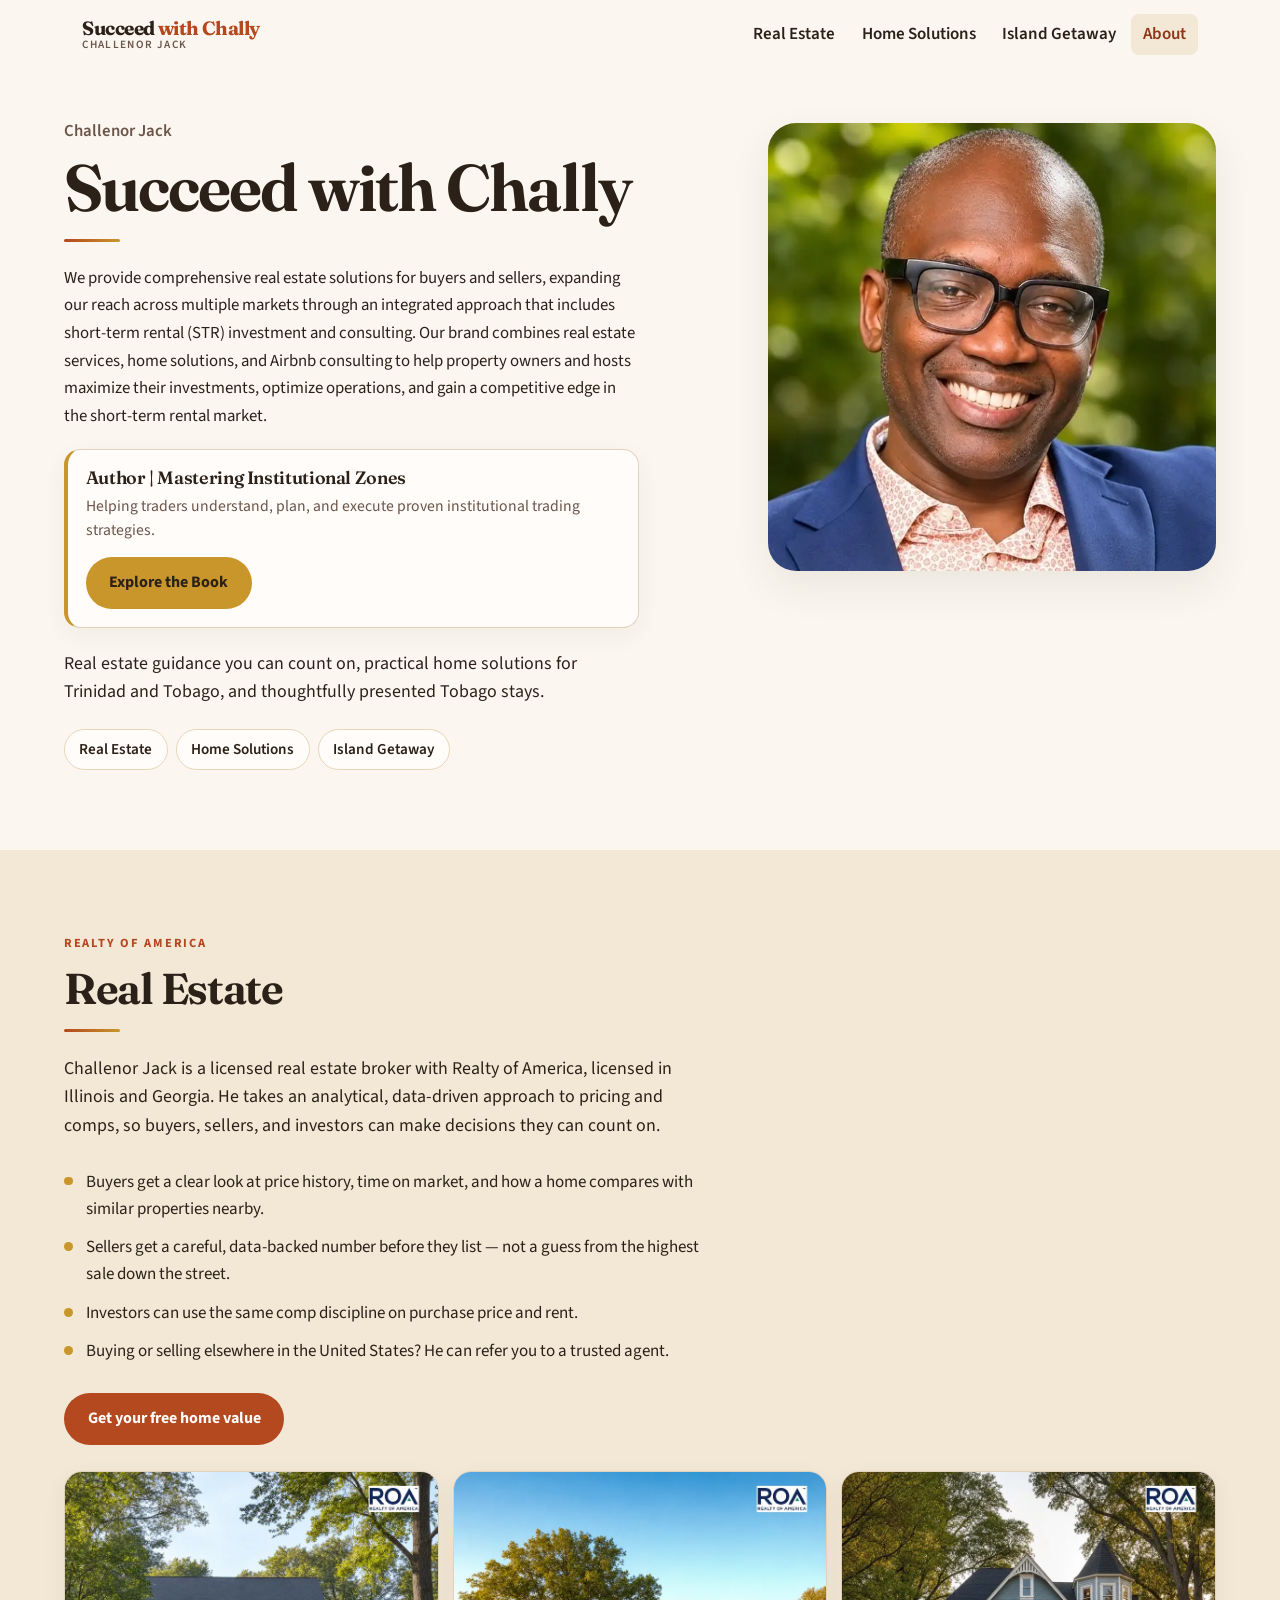
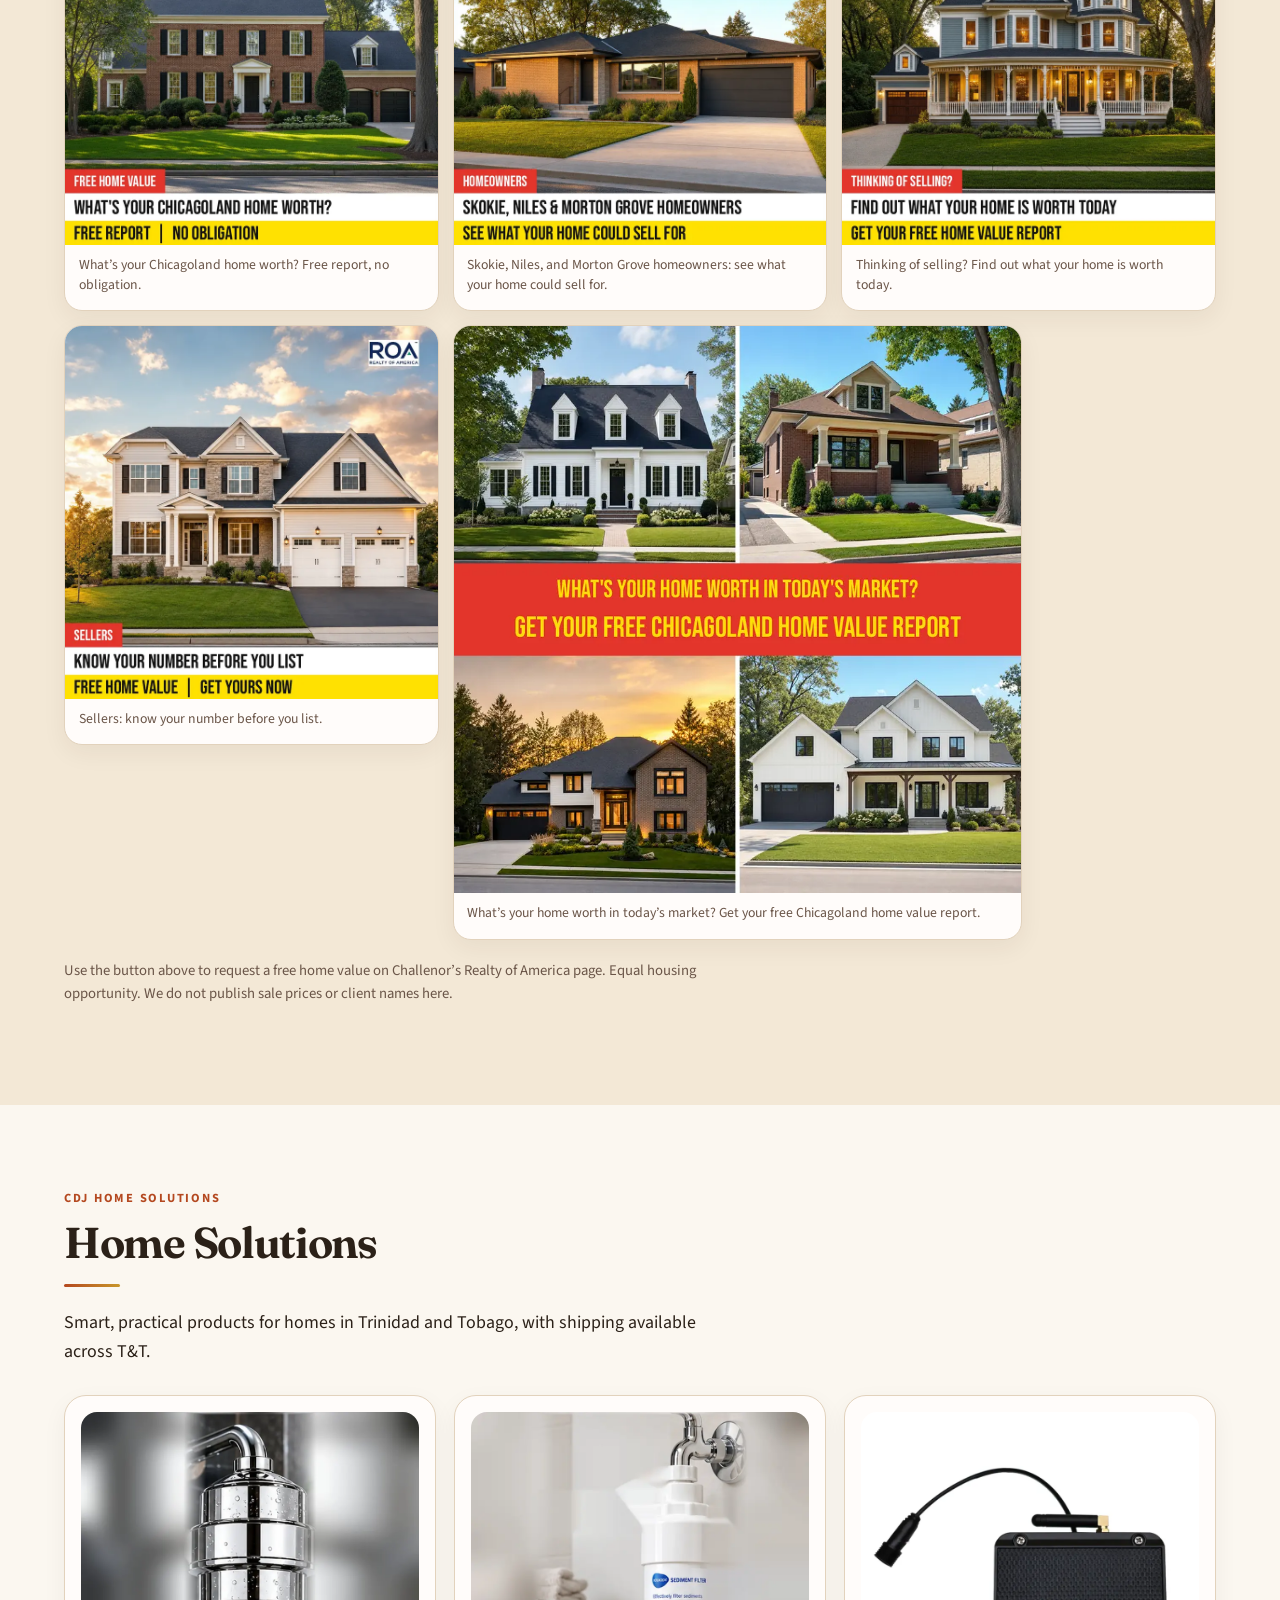
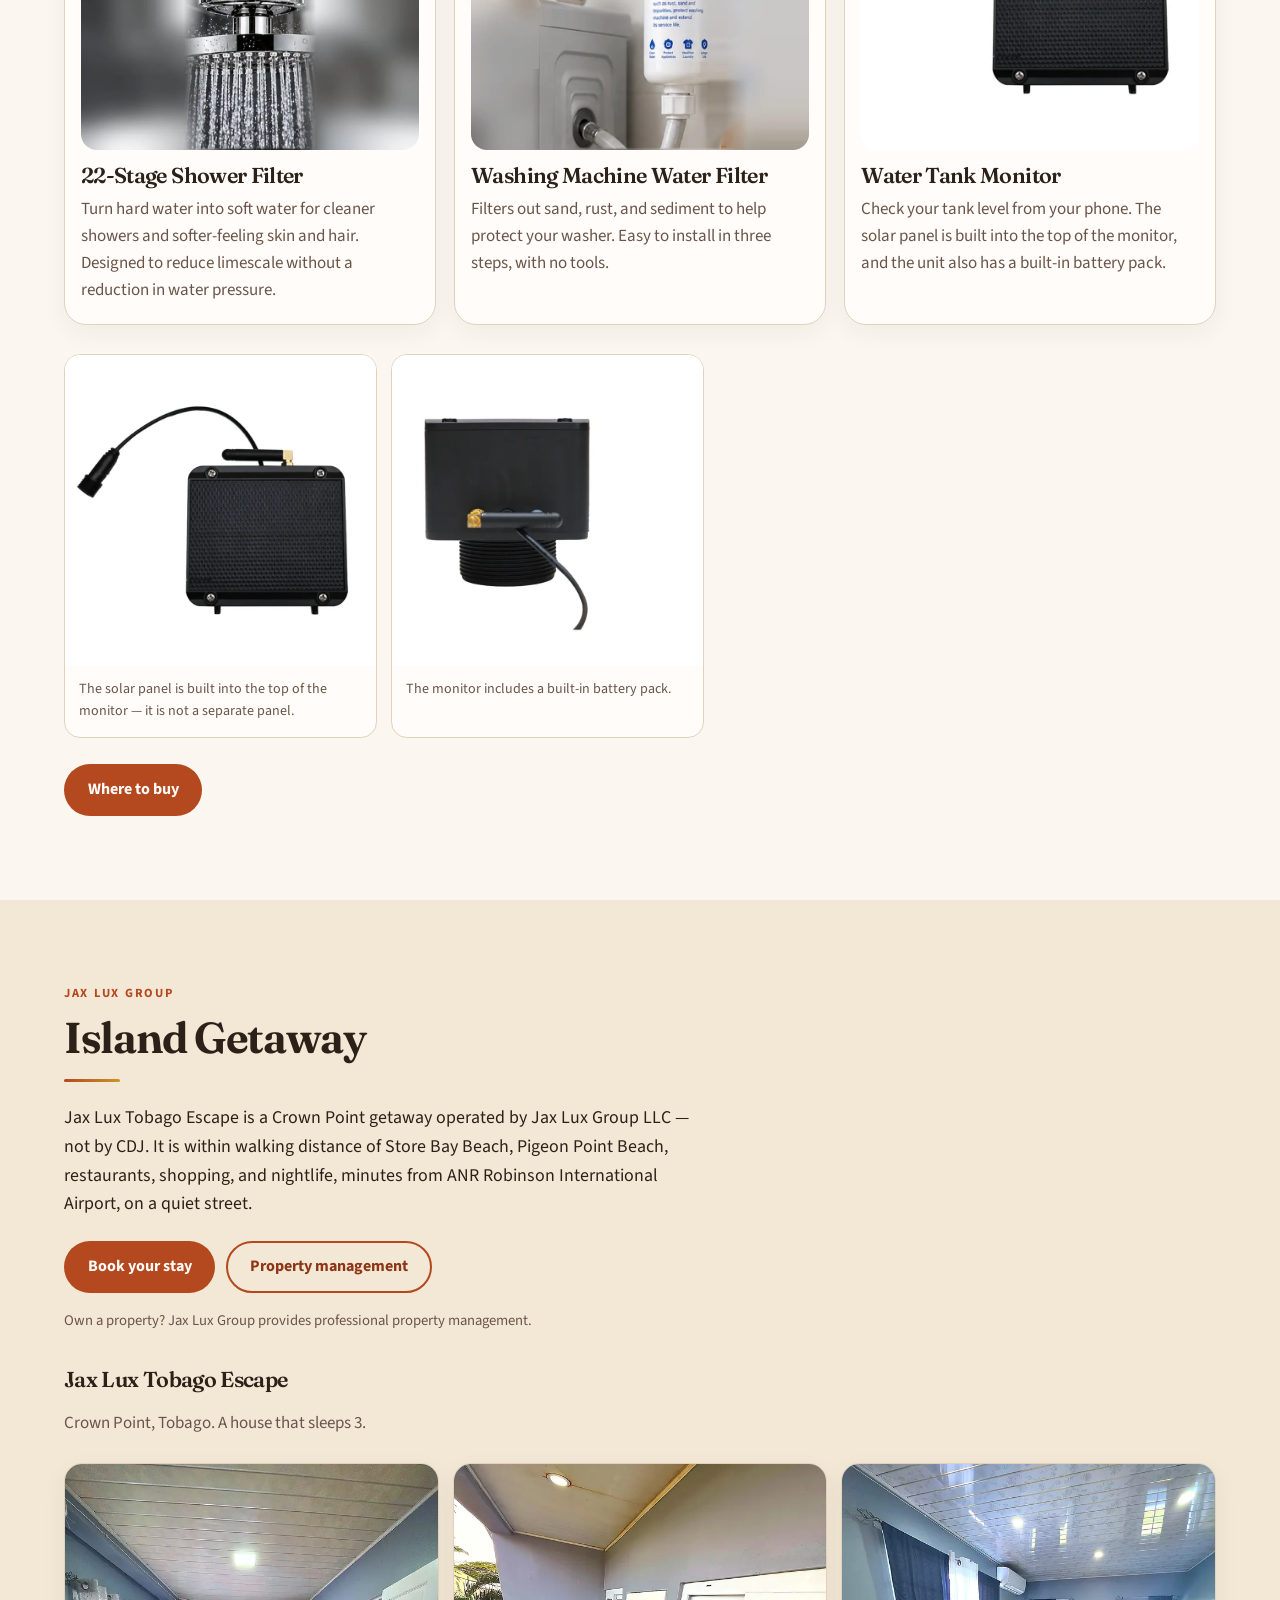
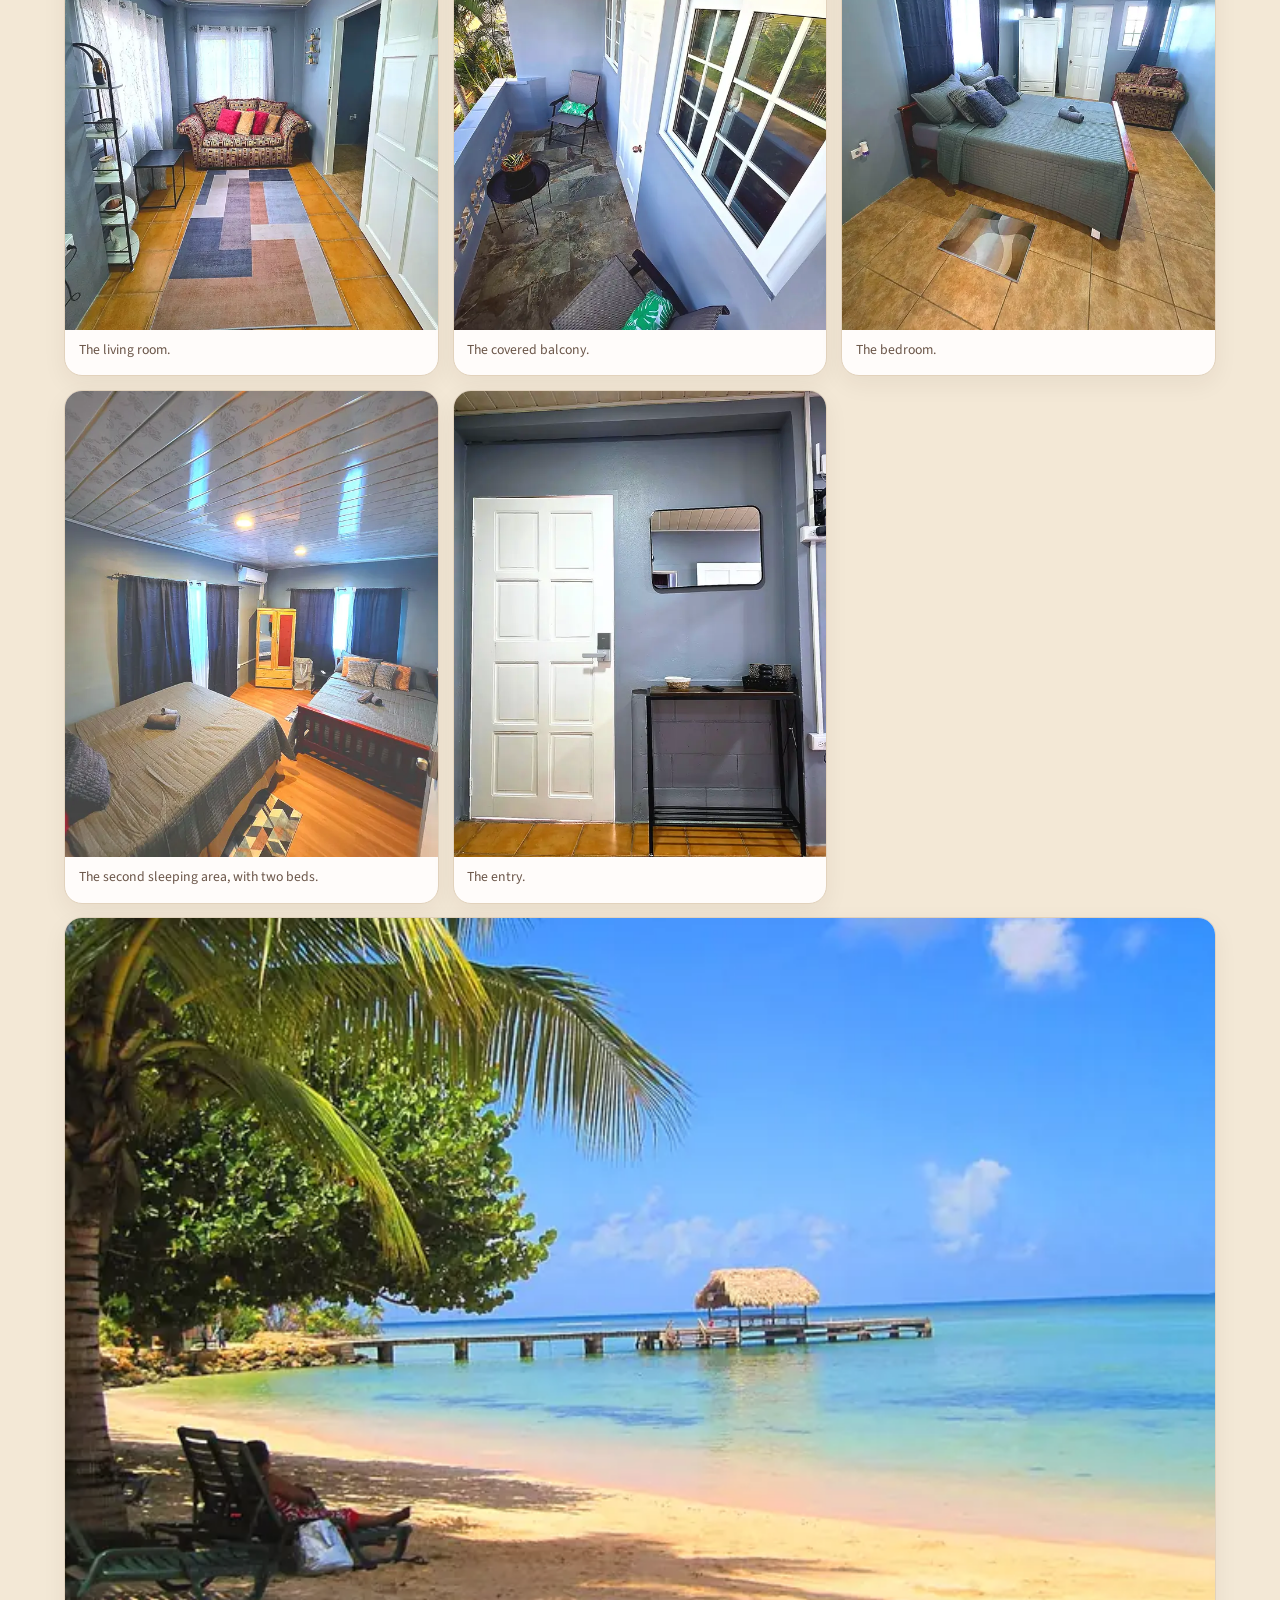
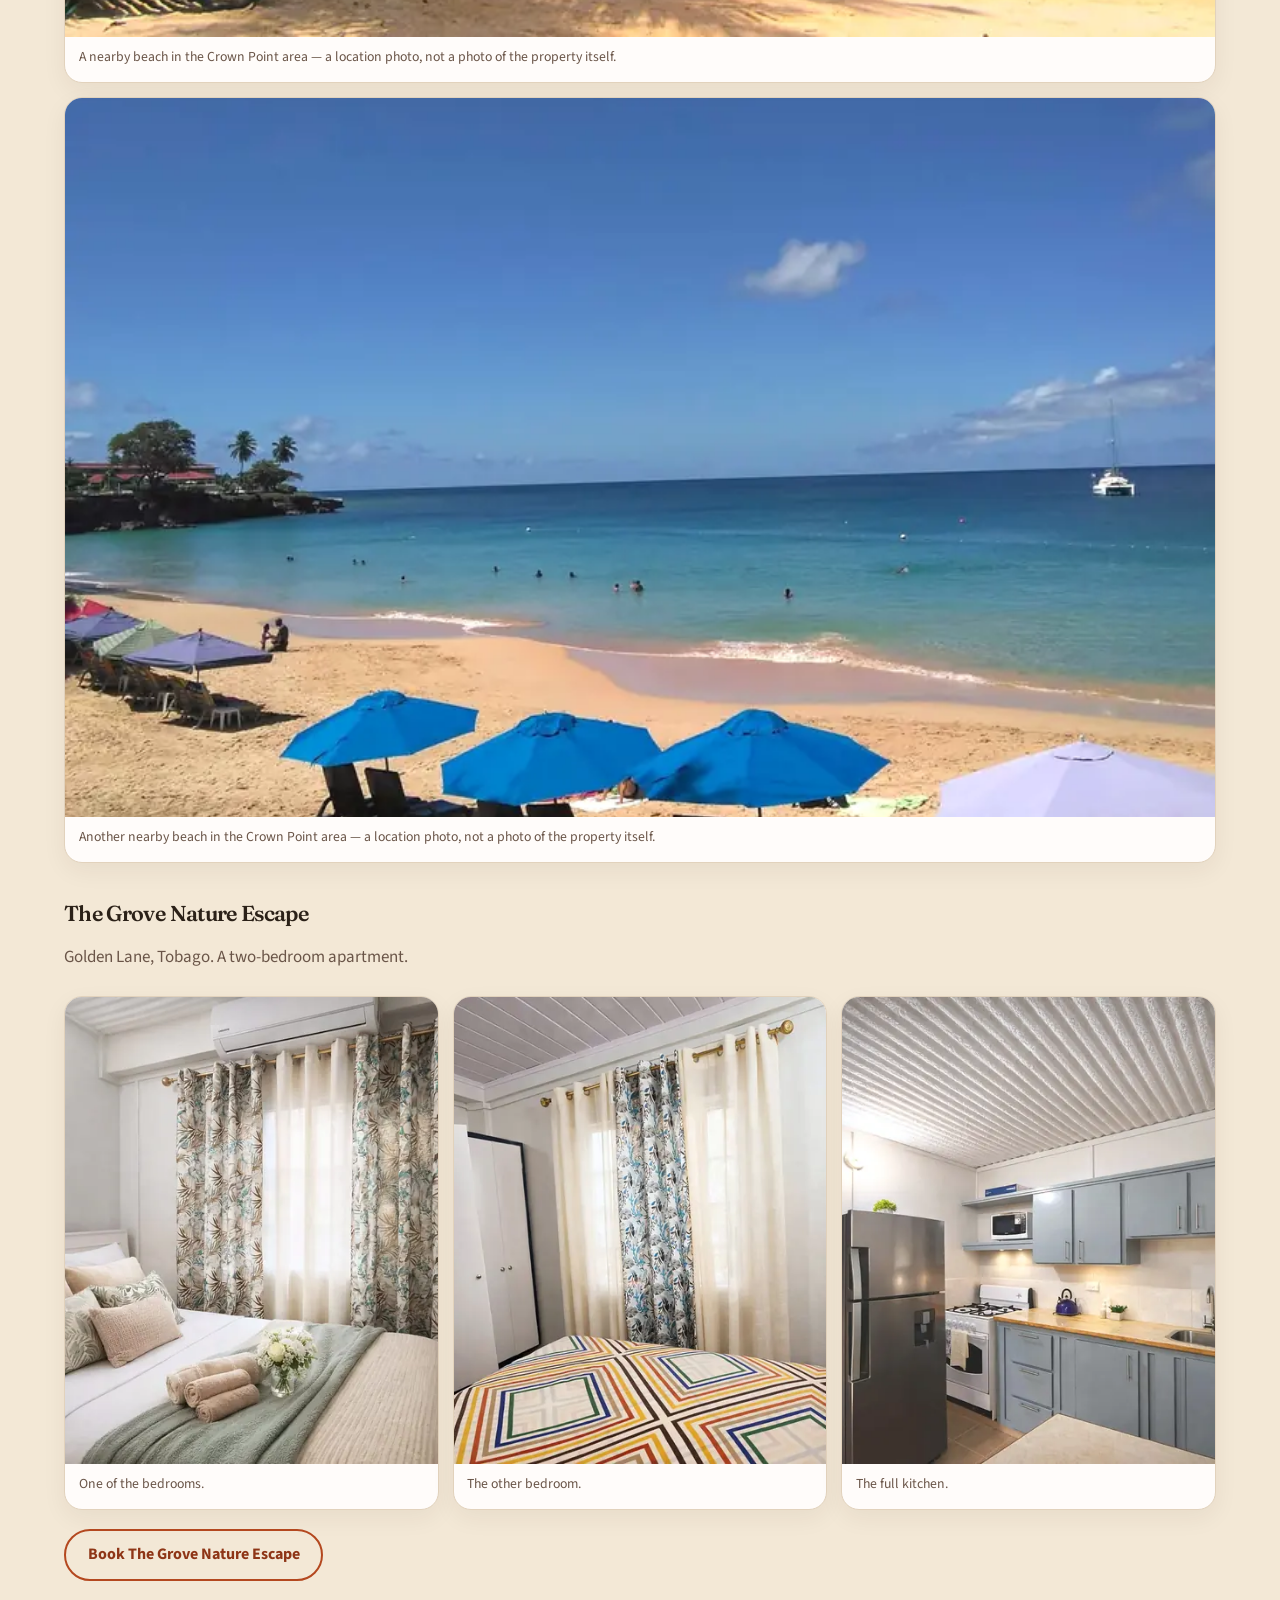
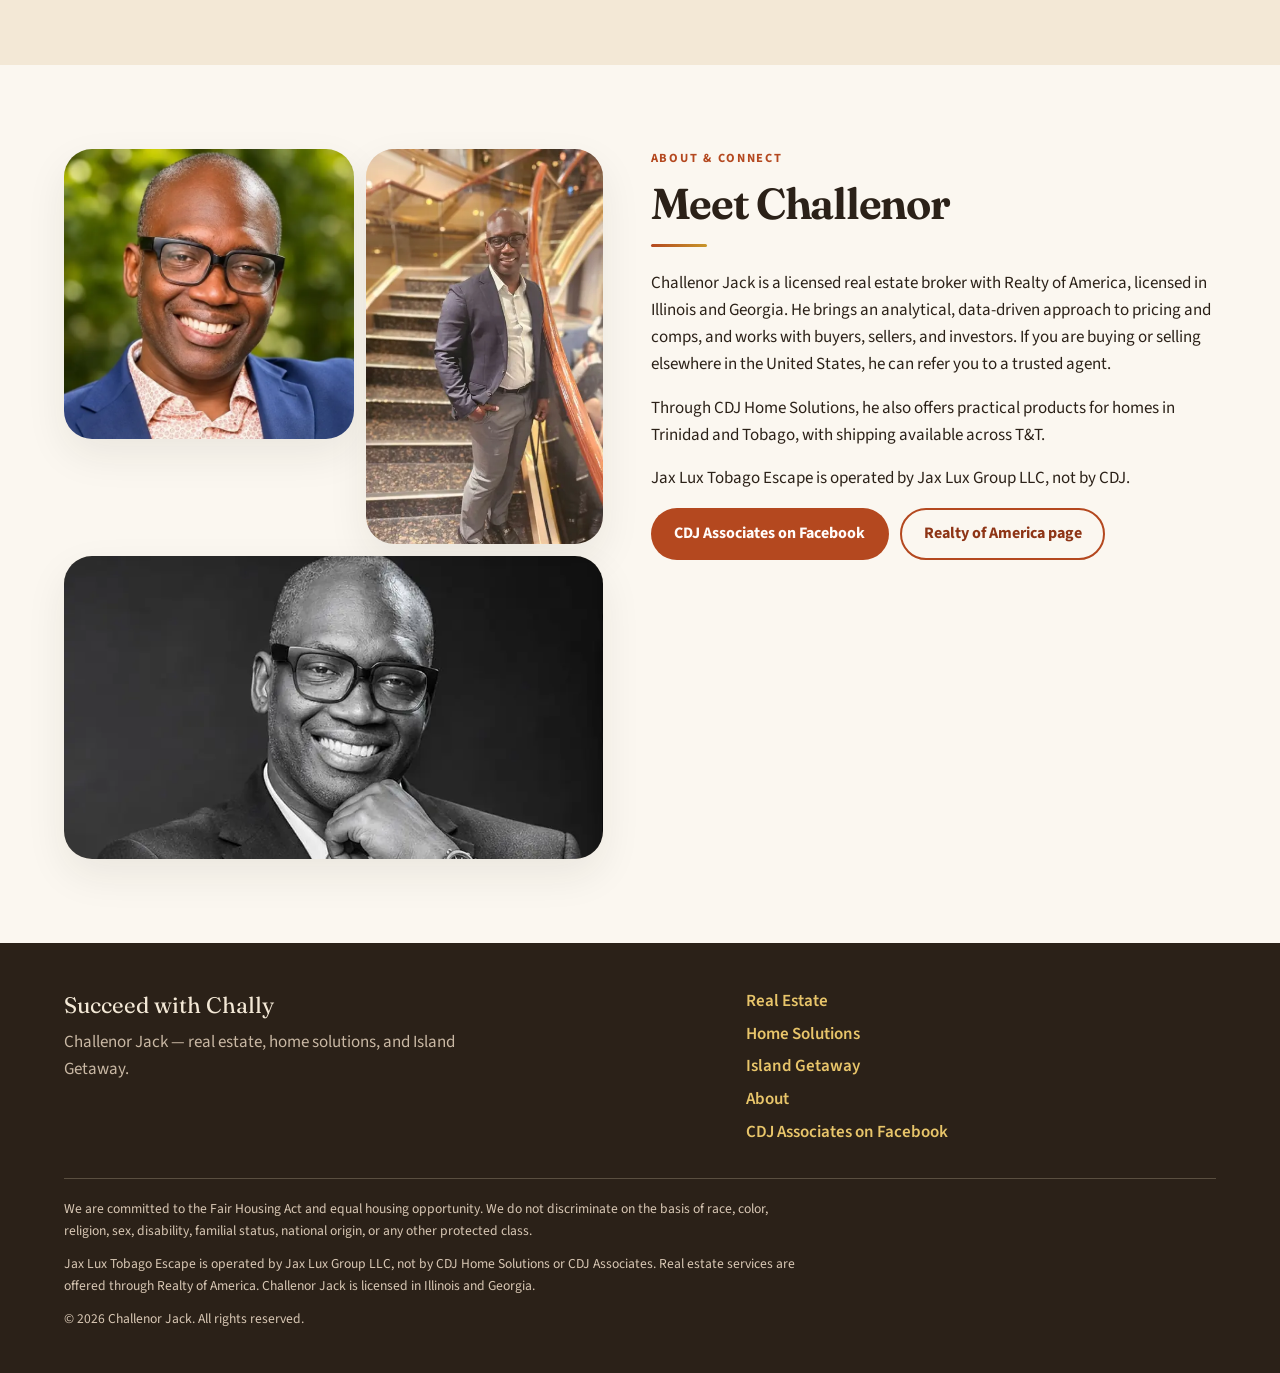
<file: index.html>
<!DOCTYPE html>
<html lang="en">
<head>
  <meta charset="utf-8">
  <meta name="viewport" content="width=device-width, initial-scale=1">
  <title>Succeed with Chally | Challenor Jack</title>
  <meta name="description" content="Challenor Jack — licensed real estate broker in Illinois and Georgia with Realty of America, CDJ Home Solutions for Trinidad and Tobago, and Island Getaway stays in Tobago with Jax Lux Group.">
  <meta name="theme-color" content="#FBF7F0">
  <link rel="canonical" href="https://chally25.github.io/succeedwithchally-site/">
  <link rel="icon" href="favicon.svg" type="image/svg+xml">
  <link rel="icon" href="favicon-32.png" type="image/png" sizes="32x32">
  <link rel="apple-touch-icon" href="apple-touch-icon.png">
  <meta property="og:type" content="website">
  <meta property="og:site_name" content="Succeed with Chally">
  <meta property="og:title" content="Succeed with Chally | Challenor Jack">
  <meta property="og:description" content="Real estate guidance you can count on, practical home solutions for Trinidad and Tobago, and thoughtfully presented Tobago stays.">
  <meta property="og:url" content="https://chally25.github.io/succeedwithchally-site/">
  <meta property="og:image" content="https://chally25.github.io/succeedwithchally-site/images/brand/og-image.jpg">
  <meta property="og:image:width" content="1200">
  <meta property="og:image:height" content="630">
  <meta name="twitter:card" content="summary_large_image">
  <meta name="twitter:title" content="Succeed with Chally | Challenor Jack">
  <meta name="twitter:description" content="Real estate, home solutions, and Island Getaway with Challenor Jack.">
  <meta name="twitter:image" content="https://chally25.github.io/succeedwithchally-site/images/brand/og-image.jpg">
  <link rel="preconnect" href="https://fonts.googleapis.com">
  <link rel="preconnect" href="https://fonts.gstatic.com" crossorigin>
  <link href="https://fonts.googleapis.com/css2?family=Fraunces:opsz,wght@9..144,500;9..144,600;9..144,700&amp;family=Source+Sans+3:ital,wght@0,400;0,600;0,700;1,400&amp;display=swap" rel="stylesheet">
  <link rel="stylesheet" href="styles.css">
</head>
<body>
  <a class="skip-link" href="#main">Skip to content</a>

  <header class="site-header">
    <div class="header-inner">
      <a class="logo" href="#top">
        <span class="logo-mark">Succeed <span>with Chally</span></span>
        <span class="logo-sub">Challenor Jack</span>
      </a>
      <button class="nav-toggle" type="button" aria-controls="site-nav" aria-expanded="false" aria-label="Open menu">
        <svg class="icon-open" viewBox="0 0 24 24" fill="none" stroke="currentColor" stroke-width="2" aria-hidden="true"><path d="M4 7h16M4 12h16M4 17h16"/></svg>
        <svg class="icon-close" viewBox="0 0 24 24" fill="none" stroke="currentColor" stroke-width="2" aria-hidden="true"><path d="M6 6l12 12M18 6L6 18"/></svg>
      </button>
      <nav class="site-nav" id="site-nav" aria-label="Primary">
        <ul>
          <li><a href="#real-estate">Real Estate</a></li>
          <li><a href="#home-solutions">Home Solutions</a></li>
          <li><a href="#luxury-stays">Island Getaway</a></li>
          <li><a href="#about">About</a></li>
        </ul>
      </nav>
    </div>
  </header>

  <main id="main">
    <section class="hero" id="top">
      <div class="wrap hero-grid">
        <div>
          <p class="hero-kicker">Challenor Jack</p>
          <h1>Succeed with Chally</h1>
          <hr class="gold-rule">
          <p class="hero-intro">We provide comprehensive real estate solutions for buyers and sellers, expanding our reach across multiple markets through an integrated approach that includes short-term rental (STR) investment and consulting. Our brand combines real estate services, home solutions, and Airbnb consulting to help property owners and hosts maximize their investments, optimize operations, and gain a competitive edge in the short-term rental market.</p>
          <aside class="author-block">
            <p class="author-title">Author | Mastering Institutional Zones</p>
            <p class="author-sub">Helping traders understand, plan, and execute proven institutional trading strategies.</p>
            <a class="btn btn-gold" href="https://a.co/d/0ePefhbI" target="_blank" rel="noopener">Explore the Book</a>
          </aside>
          <p class="lede">Real estate guidance you can count on, practical home solutions for Trinidad and Tobago, and thoughtfully presented Tobago stays.</p>
          <ul class="hero-chips">
            <li><a href="#real-estate">Real Estate</a></li>
            <li><a href="#home-solutions">Home Solutions</a></li>
            <li><a href="#luxury-stays">Island Getaway</a></li>
          </ul>
        </div>
        <figure class="hero-photo">
          <picture>
              <source type="image/webp" srcset="headshot-640.webp 640w, headshot.webp 1200w" sizes="(max-width: 799px) 80vw, 28rem">
              <img src="headshot-640.jpg" srcset="headshot-640.jpg 640w, headshot.jpg 1200w" sizes="(max-width: 799px) 80vw, 28rem" alt="Portrait of Challenor Jack, smiling outdoors in a blue blazer and glasses." width="1200" height="1200" loading="eager" fetchpriority="high" decoding="async">
            </picture>
        </figure>
      </div>
    </section>

    <section class="section section-alt" id="real-estate" aria-labelledby="re-title">
      <div class="wrap">
        <p class="eyebrow">Realty of America</p>
        <h2 id="re-title">Real Estate</h2>
        <hr class="gold-rule">
        <p class="lede">Challenor Jack is a licensed real estate broker with Realty of America, licensed in Illinois and Georgia. He takes an analytical, data-driven approach to pricing and comps, so buyers, sellers, and investors can make decisions they can count on.</p>
        <ul class="plain-list">
          <li>Buyers get a clear look at price history, time on market, and how a home compares with similar properties nearby.</li>
          <li>Sellers get a careful, data-backed number before they list — not a guess from the highest sale down the street.</li>
          <li>Investors can use the same comp discipline on purchase price and rent.</li>
          <li>Buying or selling elsewhere in the United States? He can refer you to a trusted agent.</li>
        </ul>
        <div class="cta-row">
          <a class="btn btn-primary" href="https://agent.realtyofamerica.com/website/challenor-jack" target="_blank" rel="noopener noreferrer">Get your free home value</a>
        </div>

        <div class="gallery gallery-seller" aria-label="Seller and home-value graphics">
        <figure>
          <button type="button" data-full="sellers-chicagoland.jpg" data-alt="Brick Chicagoland home with a Realty of America free home value graphic asking what your home is worth, with a free report and no obligation." data-caption="What’s your Chicagoland home worth? Free report, no obligation.">
            <picture>
              <source type="image/webp" srcset="sellers-chicagoland-800.webp 800w, sellers-chicagoland.webp 1080w" sizes="(max-width: 799px) 92vw, (max-width: 1099px) 30vw, 22vw">
              <img src="sellers-chicagoland-800.jpg" srcset="sellers-chicagoland-800.jpg 800w, sellers-chicagoland.jpg 1080w" sizes="(max-width: 799px) 92vw, (max-width: 1099px) 30vw, 22vw" alt="Brick Chicagoland home with a Realty of America free home value graphic asking what your home is worth, with a free report and no obligation." width="1080" height="1080" loading="lazy" decoding="async">
            </picture>
          </button>
          <figcaption>What’s your Chicagoland home worth? Free report, no obligation.</figcaption>
        </figure>
        <figure>
          <button type="button" data-full="sellers-skokie-niles-morton-grove.jpg" data-alt="Modern ranch-style home with a Realty of America graphic for Skokie, Niles, and Morton Grove homeowners." data-caption="Skokie, Niles, and Morton Grove homeowners: see what your home could sell for.">
            <picture>
              <source type="image/webp" srcset="sellers-skokie-niles-morton-grove-800.webp 800w, sellers-skokie-niles-morton-grove.webp 1080w" sizes="(max-width: 799px) 92vw, (max-width: 1099px) 30vw, 22vw">
              <img src="sellers-skokie-niles-morton-grove-800.jpg" srcset="sellers-skokie-niles-morton-grove-800.jpg 800w, sellers-skokie-niles-morton-grove.jpg 1080w" sizes="(max-width: 799px) 92vw, (max-width: 1099px) 30vw, 22vw" alt="Modern ranch-style home with a Realty of America graphic for Skokie, Niles, and Morton Grove homeowners." width="1080" height="1080" loading="lazy" decoding="async">
            </picture>
          </button>
          <figcaption>Skokie, Niles, and Morton Grove homeowners: see what your home could sell for.</figcaption>
        </figure>
        <figure>
          <button type="button" data-full="sellers-victorian.jpg" data-alt="Blue Victorian house with a wraparound porch and a Realty of America graphic inviting sellers to get a free home value report." data-caption="Thinking of selling? Find out what your home is worth today.">
            <picture>
              <source type="image/webp" srcset="sellers-victorian-800.webp 800w, sellers-victorian.webp 1080w" sizes="(max-width: 799px) 92vw, (max-width: 1099px) 30vw, 22vw">
              <img src="sellers-victorian-800.jpg" srcset="sellers-victorian-800.jpg 800w, sellers-victorian.jpg 1080w" sizes="(max-width: 799px) 92vw, (max-width: 1099px) 30vw, 22vw" alt="Blue Victorian house with a wraparound porch and a Realty of America graphic inviting sellers to get a free home value report." width="1080" height="1080" loading="lazy" decoding="async">
            </picture>
          </button>
          <figcaption>Thinking of selling? Find out what your home is worth today.</figcaption>
        </figure>
        <figure>
          <button type="button" data-full="sellers-know-your-number.jpg" data-alt="Two-story suburban house at sunset with a Realty of America graphic: know your number before you list." data-caption="Sellers: know your number before you list.">
            <picture>
              <source type="image/webp" srcset="sellers-know-your-number-800.webp 800w, sellers-know-your-number.webp 1080w" sizes="(max-width: 799px) 92vw, (max-width: 1099px) 30vw, 22vw">
              <img src="sellers-know-your-number-800.jpg" srcset="sellers-know-your-number-800.jpg 800w, sellers-know-your-number.jpg 1080w" sizes="(max-width: 799px) 92vw, (max-width: 1099px) 30vw, 22vw" alt="Two-story suburban house at sunset with a Realty of America graphic: know your number before you list." width="1080" height="1080" loading="lazy" decoding="async">
            </picture>
          </button>
          <figcaption>Sellers: know your number before you list.</figcaption>
        </figure>
        <figure class="span-2">
          <button type="button" data-full="sellers-collage.jpg" data-alt="Collage of four houses with a Realty of America invitation to get a free Chicagoland home value report." data-caption="What’s your home worth in today’s market? Get your free Chicagoland home value report.">
            <picture>
              <source type="image/webp" srcset="sellers-collage-800.webp 800w, sellers-collage.webp 1080w" sizes="(max-width: 799px) 92vw, (max-width: 1099px) 30vw, 22vw">
              <img src="sellers-collage-800.jpg" srcset="sellers-collage-800.jpg 800w, sellers-collage.jpg 1080w" sizes="(max-width: 799px) 92vw, (max-width: 1099px) 30vw, 22vw" alt="Collage of four houses with a Realty of America invitation to get a free Chicagoland home value report." width="1080" height="1080" loading="lazy" decoding="async">
            </picture>
          </button>
          <figcaption>What’s your home worth in today’s market? Get your free Chicagoland home value report.</figcaption>
        </figure>
        </div>
        <p class="note">Use the button above to request a free home value on Challenor’s Realty of America page. Equal housing opportunity. We do not publish sale prices or client names here.</p>
      </div>
    </section>

    <section class="section" id="home-solutions" aria-labelledby="hs-title">
      <div class="wrap">
        <p class="eyebrow">CDJ Home Solutions</p>
        <h2 id="hs-title">Home Solutions</h2>
        <hr class="gold-rule">
        <p class="lede">Smart, practical products for homes in Trinidad and Tobago, with shipping available across T&amp;T.</p>

        <div class="product-grid">
          <article class="product-card">
            <picture>
              <source type="image/webp" srcset="shower-filter-800.webp 800w, shower-filter.webp 1080w" sizes="(max-width: 799px) 92vw, 30vw">
              <img src="shower-filter-800.jpg" srcset="shower-filter-800.jpg 800w, shower-filter.jpg 1080w" sizes="(max-width: 799px) 92vw, 30vw" alt="Chrome 22-stage shower filter shower head with water flowing." width="1080" height="1080" loading="lazy" decoding="async">
            </picture>
            <h3>22-Stage Shower Filter</h3>
            <p>Turn hard water into soft water for cleaner showers and softer-feeling skin and hair. Designed to reduce limescale without a reduction in water pressure.</p>
          </article>
          <article class="product-card">
            <picture>
              <source type="image/webp" srcset="washer-filter-800.webp 800w, washer-filter.webp 1080w" sizes="(max-width: 799px) 92vw, 30vw">
              <img src="washer-filter-800.jpg" srcset="washer-filter-800.jpg 800w, washer-filter.jpg 1080w" sizes="(max-width: 799px) 92vw, 30vw" alt="Washing machine sediment filter installed on a tap above a washer." width="1080" height="1080" loading="lazy" decoding="async">
            </picture>
            <h3>Washing Machine Water Filter</h3>
            <p>Filters out sand, rust, and sediment to help protect your washer. Easy to install in three steps, with no tools.</p>
          </article>
          <article class="product-card">
            <picture>
              <source type="image/webp" srcset="monitor-solar-top-800.webp 800w, monitor-solar-top.webp 1080w" sizes="(max-width: 799px) 92vw, 30vw">
              <img src="monitor-solar-top-800.jpg" srcset="monitor-solar-top-800.jpg 800w, monitor-solar-top.jpg 1080w" sizes="(max-width: 799px) 92vw, 30vw" alt="Water tank monitor with the solar panel built into the top of the unit and a charging-port cable." width="1080" height="1080" loading="lazy" decoding="async">
            </picture>
            <h3>Water Tank Monitor</h3>
            <p>Check your tank level from your phone. The solar panel is built into the top of the monitor, and the unit also has a built-in battery pack.</p>
          </article>
        </div>

        <div class="detail-row">
          <figure>
            <picture>
              <source type="image/webp" srcset="monitor-solar-top-800.webp 800w, monitor-solar-top.webp 1080w" sizes="(max-width: 799px) 92vw, 20rem">
              <img src="monitor-solar-top-800.jpg" srcset="monitor-solar-top-800.jpg 800w, monitor-solar-top.jpg 1080w" sizes="(max-width: 799px) 92vw, 20rem" alt="Top view of the water tank monitor showing the solar panel built into the top and the charging-port cable." width="1080" height="1080" loading="lazy" decoding="async">
            </picture>
            <figcaption>The solar panel is built into the top of the monitor — it is not a separate panel.</figcaption>
          </figure>
          <figure>
            <picture>
              <source type="image/webp" srcset="monitor-battery-800.webp 800w, monitor-battery.webp 1080w" sizes="(max-width: 799px) 92vw, 20rem">
              <img src="monitor-battery-800.jpg" srcset="monitor-battery-800.jpg 800w, monitor-battery.jpg 1080w" sizes="(max-width: 799px) 92vw, 20rem" alt="Side view of the water tank monitor showing the housing, antenna, and tank fitting." width="1080" height="1080" loading="lazy" decoding="async">
            </picture>
            <figcaption>The monitor includes a built-in battery pack.</figcaption>
          </figure>
        </div>

        <div class="cta-row">
          <a class="btn btn-primary" href="https://cdj-water-tank-where-to-buy.deed.page/" target="_blank" rel="noopener noreferrer">Where to buy</a>
        </div>
      </div>
    </section>

    <section class="section section-alt" id="luxury-stays" aria-labelledby="lux-title">
      <div class="wrap">
        <p class="eyebrow">Jax Lux Group</p>
        <h2 id="lux-title">Island Getaway</h2>
        <hr class="gold-rule">
        <p class="lede">Jax Lux Tobago Escape is a Crown Point getaway operated by Jax Lux Group LLC — not by CDJ. It is within walking distance of Store Bay Beach, Pigeon Point Beach, restaurants, shopping, and nightlife, minutes from ANR Robinson International Airport, on a quiet street.</p>
        <div class="cta-row">
          <a class="btn btn-primary" href="https://airbnb.com/h/7o85606698" target="_blank" rel="noopener noreferrer">Book your stay</a>
          <a class="btn btn-ghost" href="https://jaxluxgroup.com" target="_blank" rel="noopener noreferrer">Property management</a>
        </div>
        <p class="note" style="margin-top:1rem;">Own a property? Jax Lux Group provides professional property management.</p>

        <h3 style="margin-top:2.2rem;">Jax Lux Tobago Escape</h3>
        <p class="muted">Crown Point, Tobago. A house that sleeps 3.</p>
        <div class="gallery gallery-luxury" aria-label="Photos of Jax Lux Tobago Escape">
        <figure>
          <button type="button" data-full="escape-living.jpg" data-alt="Living room at Jax Lux Tobago Escape with a patterned sofa, terracotta tile, and sheer curtains." data-caption="The living room.">
            <picture>
              <source type="image/webp" srcset="escape-living-800.webp 800w, escape-living.webp 1280w" sizes="(max-width: 799px) 46vw, 30vw">
              <img src="escape-living-800.jpg" srcset="escape-living-800.jpg 800w, escape-living.jpg 1280w" sizes="(max-width: 799px) 46vw, 30vw" alt="Living room at Jax Lux Tobago Escape with a patterned sofa, terracotta tile, and sheer curtains." width="1280" height="1600" loading="lazy" decoding="async">
            </picture>
          </button>
          <figcaption>The living room.</figcaption>
        </figure>
        <figure>
          <button type="button" data-full="escape-balcony.jpg" data-alt="Covered balcony at Jax Lux Tobago Escape with two chairs, tropical-leaf cushions, and a small table." data-caption="The covered balcony.">
            <picture>
              <source type="image/webp" srcset="escape-balcony-800.webp 800w, escape-balcony.webp 1280w" sizes="(max-width: 799px) 46vw, 30vw">
              <img src="escape-balcony-800.jpg" srcset="escape-balcony-800.jpg 800w, escape-balcony.jpg 1280w" sizes="(max-width: 799px) 46vw, 30vw" alt="Covered balcony at Jax Lux Tobago Escape with two chairs, tropical-leaf cushions, and a small table." width="1280" height="1600" loading="lazy" decoding="async">
            </picture>
          </button>
          <figcaption>The covered balcony.</figcaption>
        </figure>
        <figure>
          <button type="button" data-full="escape-bedroom.jpg" data-alt="Bedroom at Jax Lux Tobago Escape with a queen bed, navy pillows, and a patterned armchair." data-caption="The bedroom.">
            <picture>
              <source type="image/webp" srcset="escape-bedroom-800.webp 800w, escape-bedroom.webp 1280w" sizes="(max-width: 799px) 46vw, 30vw">
              <img src="escape-bedroom-800.jpg" srcset="escape-bedroom-800.jpg 800w, escape-bedroom.jpg 1280w" sizes="(max-width: 799px) 46vw, 30vw" alt="Bedroom at Jax Lux Tobago Escape with a queen bed, navy pillows, and a patterned armchair." width="1280" height="1600" loading="lazy" decoding="async">
            </picture>
          </button>
          <figcaption>The bedroom.</figcaption>
        </figure>
        <figure>
          <button type="button" data-full="escape-bedroom-two.jpg" data-alt="Bedroom at Jax Lux Tobago Escape with two beds in grey quilts, a wooden wardrobe, and rolled towels." data-caption="The second sleeping area, with two beds.">
            <picture>
              <source type="image/webp" srcset="escape-bedroom-two-800.webp 800w, escape-bedroom-two.webp 1280w" sizes="(max-width: 799px) 46vw, 30vw">
              <img src="escape-bedroom-two-800.jpg" srcset="escape-bedroom-two-800.jpg 800w, escape-bedroom-two.jpg 1280w" sizes="(max-width: 799px) 46vw, 30vw" alt="Bedroom at Jax Lux Tobago Escape with two beds in grey quilts, a wooden wardrobe, and rolled towels." width="1280" height="1600" loading="lazy" decoding="async">
            </picture>
          </button>
          <figcaption>The second sleeping area, with two beds.</figcaption>
        </figure>
        <figure>
          <button type="button" data-full="escape-entry.jpg" data-alt="Entryway at Jax Lux Tobago Escape with a white door, smart lock, terracotta tile, and a wall mirror." data-caption="The entry.">
            <picture>
              <source type="image/webp" srcset="escape-entry-800.webp 800w, escape-entry.webp 1280w" sizes="(max-width: 799px) 46vw, 30vw">
              <img src="escape-entry-800.jpg" srcset="escape-entry-800.jpg 800w, escape-entry.jpg 1280w" sizes="(max-width: 799px) 46vw, 30vw" alt="Entryway at Jax Lux Tobago Escape with a white door, smart lock, terracotta tile, and a wall mirror." width="1280" height="1600" loading="lazy" decoding="async">
            </picture>
          </button>
          <figcaption>The entry.</figcaption>
        </figure>
        <figure class="is-wide">
          <button type="button" data-full="escape-nearby-pier.jpg" data-alt="A nearby Crown Point beach with a thatched-roof pier, a palm tree, and lounge chairs on the sand. This is a location-area photo, not a photo of the property itself." data-caption="A nearby beach in the Crown Point area — a location photo, not a photo of the property itself.">
            <picture>
              <source type="image/webp" srcset="escape-nearby-pier-800.webp 800w, escape-nearby-pier.webp 1600w" sizes="(max-width: 799px) 92vw, 60vw">
              <img src="escape-nearby-pier-800.jpg" srcset="escape-nearby-pier-800.jpg 800w, escape-nearby-pier.jpg 1600w" sizes="(max-width: 799px) 92vw, 60vw" alt="A nearby Crown Point beach with a thatched-roof pier, a palm tree, and lounge chairs on the sand. This is a location-area photo, not a photo of the property itself." width="1600" height="898" loading="lazy" decoding="async">
            </picture>
          </button>
          <figcaption>A nearby beach in the Crown Point area — a location photo, not a photo of the property itself.</figcaption>
        </figure>
        <figure class="is-wide">
          <button type="button" data-full="escape-nearby-beach.jpg" data-alt="A nearby Crown Point beach with blue umbrellas, lounge chairs, and people in the water. This is a location-area photo, not a photo of the property itself." data-caption="Another nearby beach in the Crown Point area — a location photo, not a photo of the property itself.">
            <picture>
              <source type="image/webp" srcset="escape-nearby-beach-800.webp 800w, escape-nearby-beach.webp 1600w" sizes="(max-width: 799px) 92vw, 60vw">
              <img src="escape-nearby-beach-800.jpg" srcset="escape-nearby-beach-800.jpg 800w, escape-nearby-beach.jpg 1600w" sizes="(max-width: 799px) 92vw, 60vw" alt="A nearby Crown Point beach with blue umbrellas, lounge chairs, and people in the water. This is a location-area photo, not a photo of the property itself." width="1600" height="1600" loading="lazy" decoding="async">
            </picture>
          </button>
          <figcaption>Another nearby beach in the Crown Point area — a location photo, not a photo of the property itself.</figcaption>
        </figure>
        </div>

        <h3 style="margin-top:2.4rem;">The Grove Nature Escape</h3>
        <p class="muted">Golden Lane, Tobago. A two-bedroom apartment.</p>
        <div class="gallery gallery-luxury gallery-trio" aria-label="Photos of The Grove Nature Escape">
        <figure>
          <button type="button" data-full="grove-bedroom-2.jpg" data-alt="Hotel-style bedroom at The Grove Nature Escape with white bedding, layered pillows, a sage throw, and tropical-leaf curtains." data-caption="One of the bedrooms.">
            <picture>
              <source type="image/webp" srcset="grove-bedroom-2-800.webp 800w, grove-bedroom-2.webp 1600w" sizes="(max-width: 799px) 92vw, 30vw">
              <img src="grove-bedroom-2-800.jpg" srcset="grove-bedroom-2-800.jpg 800w, grove-bedroom-2.jpg 1600w" sizes="(max-width: 799px) 92vw, 30vw" alt="Hotel-style bedroom at The Grove Nature Escape with white bedding, layered pillows, a sage throw, and tropical-leaf curtains." width="1600" height="1067" loading="lazy" decoding="async">
            </picture>
          </button>
          <figcaption>One of the bedrooms.</figcaption>
        </figure>
        <figure>
          <button type="button" data-full="grove-bedroom-1.jpg" data-alt="Bedroom at The Grove Nature Escape with a colorful geometric quilt, navy pillows, and a wardrobe." data-caption="The other bedroom.">
            <picture>
              <source type="image/webp" srcset="grove-bedroom-1-800.webp 800w, grove-bedroom-1.webp 1600w" sizes="(max-width: 799px) 92vw, 30vw">
              <img src="grove-bedroom-1-800.jpg" srcset="grove-bedroom-1-800.jpg 800w, grove-bedroom-1.jpg 1600w" sizes="(max-width: 799px) 92vw, 30vw" alt="Bedroom at The Grove Nature Escape with a colorful geometric quilt, navy pillows, and a wardrobe." width="1600" height="1067" loading="lazy" decoding="async">
            </picture>
          </button>
          <figcaption>The other bedroom.</figcaption>
        </figure>
        <figure>
          <button type="button" data-full="grove-kitchen.jpg" data-alt="Full kitchen at The Grove Nature Escape with grey cabinets, a stainless refrigerator, and a gas range." data-caption="The full kitchen.">
            <picture>
              <source type="image/webp" srcset="grove-kitchen-800.webp 800w, grove-kitchen.webp 1600w" sizes="(max-width: 799px) 92vw, 30vw">
              <img src="grove-kitchen-800.jpg" srcset="grove-kitchen-800.jpg 800w, grove-kitchen.jpg 1600w" sizes="(max-width: 799px) 92vw, 30vw" alt="Full kitchen at The Grove Nature Escape with grey cabinets, a stainless refrigerator, and a gas range." width="1600" height="1067" loading="lazy" decoding="async">
            </picture>
          </button>
          <figcaption>The full kitchen.</figcaption>
        </figure>
        </div>
        <div class="cta-row">
          <a class="btn btn-ghost" href="https://www.airbnb.com/h/86874o446o" target="_blank" rel="noopener noreferrer">Book The Grove Nature Escape</a>
        </div>
      </div>
    </section>

    <section class="section" id="about" aria-labelledby="about-title">
      <div class="wrap about-grid">
        <div class="portrait-row">
          <figure class="portrait">
            <picture>
              <source type="image/webp" srcset="headshot-640.webp 640w, headshot.webp 1200w" sizes="(max-width: 799px) 55vw, 20rem">
              <img src="headshot-640.jpg" srcset="headshot-640.jpg 640w, headshot.jpg 1200w" sizes="(max-width: 799px) 55vw, 20rem" alt="Portrait of Challenor Jack, smiling outdoors in a blue blazer and glasses." width="1200" height="1200" loading="lazy" decoding="async">
            </picture>
          </figure>
          <figure class="portrait portrait-tall">
            <picture>
              <source type="image/webp" srcset="about-staircase-720.webp 720w, about-staircase.webp 788w" sizes="(max-width: 799px) 40vw, 16rem">
              <img src="about-staircase-720.jpg" srcset="about-staircase-720.jpg 720w, about-staircase.jpg 788w" sizes="(max-width: 799px) 40vw, 16rem" alt="Challenor Jack standing on a grand staircase in a navy blazer and grey trousers." width="788" height="1400" loading="lazy" decoding="async">
            </picture>
          </figure>
          <figure class="portrait portrait-wide">
            <picture>
              <source type="image/webp" srcset="about-magazine-800.webp 800w, about-magazine.webp 1400w" sizes="(max-width: 799px) 92vw, 34rem">
              <img src="about-magazine-800.jpg" srcset="about-magazine-800.jpg 800w, about-magazine.jpg 1400w" sizes="(max-width: 799px) 92vw, 34rem" alt="Black-and-white portrait of Challenor Jack in a suit and glasses, chin resting on his hand." width="1400" height="805" loading="lazy" decoding="async">
            </picture>
          </figure>
        </div>
        <div>
          <p class="eyebrow">About &amp; Connect</p>
          <h2 id="about-title">Meet Challenor</h2>
          <hr class="gold-rule">
          <div class="prose">
            <p>Challenor Jack is a licensed real estate broker with Realty of America, licensed in Illinois and Georgia. He brings an analytical, data-driven approach to pricing and comps, and works with buyers, sellers, and investors. If you are buying or selling elsewhere in the United States, he can refer you to a trusted agent.</p>
            <p>Through CDJ Home Solutions, he also offers practical products for homes in Trinidad and Tobago, with shipping available across T&amp;T.</p>
            <p>Jax Lux Tobago Escape is operated by Jax Lux Group LLC, not by CDJ.</p>
          </div>
          <div class="cta-row">
            <a class="btn btn-primary" href="https://www.facebook.com/profile.php?id=61596117613628" target="_blank" rel="noopener noreferrer">CDJ Associates on Facebook</a>
            <a class="btn btn-ghost" href="https://agent.realtyofamerica.com/website/challenor-jack" target="_blank" rel="noopener noreferrer">Realty of America page</a>
          </div>
        </div>
      </div>
    </section>
  </main>

  <footer class="site-footer">
    <div class="wrap">
      <div class="footer-grid">
        <div>
          <p class="footer-brand">Succeed with Chally</p>
          <p class="muted" style="color:#C9B8A4;max-width:28rem;margin:0;">Challenor Jack — real estate, home solutions, and Island Getaway.</p>
        </div>
        <ul class="footer-nav">
          <li><a href="#real-estate">Real Estate</a></li>
          <li><a href="#home-solutions">Home Solutions</a></li>
          <li><a href="#luxury-stays">Island Getaway</a></li>
          <li><a href="#about">About</a></li>
          <li><a href="https://www.facebook.com/profile.php?id=61596117613628" target="_blank" rel="noopener noreferrer">CDJ Associates on Facebook</a></li>
        </ul>
      </div>
      <div class="legal">
        <p>We are committed to the Fair Housing Act and equal housing opportunity. We do not discriminate on the basis of race, color, religion, sex, disability, familial status, national origin, or any other protected class.</p>
        <p>Jax Lux Tobago Escape is operated by Jax Lux Group LLC, not by CDJ Home Solutions or CDJ Associates. Real estate services are offered through Realty of America. Challenor Jack is licensed in Illinois and Georgia.</p>
        <p>&copy; 2026 Challenor Jack. All rights reserved.</p>
      </div>
    </div>
  </footer>

  <div class="lightbox" id="lightbox" aria-hidden="true" role="dialog" aria-label="Image preview">
    <button class="lightbox-close" type="button" aria-label="Close image">&times;</button>
    <img alt="">
    <p class="lightbox-caption"></p>
  </div>

  <script src="main.js" defer></script>
</body>
</html>
</file>
<file: styles.css>
/* Succeed with Chally — warm, light, mobile-first */
:root {
  --cream: #FBF7F0;
  --cream-deep: #F3E8D6;
  --sand: #E8D5B8;
  --ink: #2B2118;
  --muted: #6A5548;
  --terracotta: #B4481F;
  --terracotta-dark: #8E3516;
  --gold: #C8962A;
  --gold-soft: #E8C56A;
  --white: #FFFCFA;
  --rule: #E2D2BC;
  --shadow: 0 16px 40px rgba(43, 33, 24, 0.08);
  --radius: 22px;
  --header-h: 4.25rem;
  --max: 72rem;
  --font-serif: "Fraunces", "Times New Roman", Georgia, serif;
  --font-sans: "Source Sans 3", "Segoe UI", Helvetica, Arial, sans-serif;
}

*, *::before, *::after { box-sizing: border-box; }
html { scroll-behavior: smooth; }
@media (prefers-reduced-motion: reduce) {
  html { scroll-behavior: auto; }
  *, *::before, *::after {
    animation: none !important;
    transition: none !important;
  }
}

body {
  margin: 0;
  background: var(--cream);
  color: var(--ink);
  font-family: var(--font-sans);
  font-size: 1.0625rem;
  line-height: 1.6;
  -webkit-font-smoothing: antialiased;
  text-rendering: optimizeLegibility;
}

img { max-width: 100%; height: auto; display: block; }
a { color: var(--terracotta-dark); }
a:hover { color: var(--terracotta); }

:focus-visible {
  outline: 3px solid var(--gold);
  outline-offset: 3px;
}

.skip-link {
  position: absolute;
  left: 1rem;
  top: -4rem;
  z-index: 100;
  background: var(--ink);
  color: var(--cream);
  padding: 0.6rem 1rem;
  border-radius: 8px;
  text-decoration: none;
}
.skip-link:focus { top: 1rem; }

/* Header */
.site-header {
  position: sticky;
  top: 0;
  z-index: 40;
  background: rgba(251, 247, 240, 0.92);
  backdrop-filter: blur(12px);
  border-bottom: 1px solid transparent;
  transition: border-color 0.2s ease, box-shadow 0.2s ease;
}
.site-header.is-scrolled {
  border-bottom-color: var(--rule);
  box-shadow: 0 8px 24px rgba(43, 33, 24, 0.05);
}
.header-inner {
  max-width: var(--max);
  margin: 0 auto;
  padding: 0.85rem 1.15rem;
  display: flex;
  align-items: center;
  justify-content: space-between;
  gap: 1rem;
  min-height: var(--header-h);
}
.logo {
  display: flex;
  flex-direction: column;
  text-decoration: none;
  color: var(--ink);
  line-height: 1.15;
}
.logo-mark {
  font-family: var(--font-serif);
  font-weight: 700;
  font-size: 1.2rem;
  letter-spacing: -0.02em;
}
.logo-mark span { color: var(--terracotta); }
.logo-sub {
  font-size: 0.7rem;
  letter-spacing: 0.12em;
  text-transform: uppercase;
  color: var(--muted);
  font-weight: 600;
}

.nav-toggle {
  appearance: none;
  border: 1px solid var(--sand);
  background: var(--white);
  width: 44px;
  height: 44px;
  border-radius: 10px;
  display: grid;
  place-items: center;
  cursor: pointer;
  color: var(--ink);
}
.nav-toggle svg { width: 22px; height: 22px; }
.nav-toggle .icon-close { display: none; }
.site-header.is-open .nav-toggle .icon-open { display: none; }
.site-header.is-open .nav-toggle .icon-close { display: block; }

.site-nav {
  display: none;
}
.site-header.is-open .site-nav {
  display: block;
  position: absolute;
  left: 0;
  right: 0;
  top: 100%;
  background: var(--cream);
  border-bottom: 1px solid var(--rule);
  box-shadow: var(--shadow);
  padding: 0.5rem 1.15rem 1.15rem;
}
.site-nav ul {
  list-style: none;
  margin: 0;
  padding: 0;
  display: flex;
  flex-direction: column;
  gap: 0.15rem;
}
.site-nav a {
  display: block;
  text-decoration: none;
  color: var(--ink);
  font-weight: 600;
  padding: 0.7rem 0.4rem;
  border-radius: 8px;
}
.site-nav a:hover,
.site-nav a[aria-current="true"] {
  color: var(--terracotta-dark);
  background: var(--cream-deep);
}

/* Layout */
.wrap {
  width: min(100% - 2.3rem, var(--max));
  margin-inline: auto;
}
section { scroll-margin-top: calc(var(--header-h) + 0.75rem); }
.section { padding: 4rem 0; }
.section-alt { background: var(--cream-deep); }
.section-alt .wrap { /* keep */ }

.eyebrow {
  margin: 0 0 0.6rem;
  font-size: 0.78rem;
  font-weight: 700;
  letter-spacing: 0.14em;
  text-transform: uppercase;
  color: var(--terracotta);
}
h1, h2, h3, .logo-mark {
  font-family: var(--font-serif);
  font-optical-sizing: auto;
  letter-spacing: -0.03em;
  line-height: 1.15;
}
h1 {
  font-size: clamp(2.2rem, 8vw, 4.1rem);
  margin: 0 0 0.85rem;
  font-weight: 650;
}
h2 {
  font-size: clamp(1.8rem, 5vw, 2.7rem);
  margin: 0 0 1rem;
  font-weight: 650;
}
h3 {
  font-size: 1.35rem;
  margin: 0 0 0.5rem;
  font-weight: 600;
}
.lede, .prose { color: var(--ink); }
.lede { font-size: 1.12rem; max-width: 40rem; margin: 0 0 1.4rem; }
.prose p { margin: 0 0 1rem; max-width: 40rem; }
.muted { color: var(--muted); }
.note {
  font-size: 0.92rem;
  color: var(--muted);
  max-width: 40rem;
}

.gold-rule {
  width: 3.5rem;
  height: 3px;
  border: 0;
  background: linear-gradient(90deg, var(--terracotta), var(--gold));
  border-radius: 99px;
  margin: 0 0 1.4rem;
}

/* Buttons */
.btn {
  display: inline-flex;
  align-items: center;
  justify-content: center;
  gap: 0.45rem;
  min-height: 48px;
  padding: 0.7rem 1.35rem;
  border-radius: 999px;
  text-decoration: none;
  font-weight: 700;
  font-size: 1rem;
  border: 2px solid transparent;
  transition: background 0.15s ease, color 0.15s ease, transform 0.15s ease;
}
.btn:active { transform: translateY(1px); }
.btn-primary {
  background: var(--terracotta);
  color: var(--white);
}
.btn-primary:hover {
  background: var(--terracotta-dark);
  color: var(--white);
}
.btn-ghost {
  background: transparent;
  color: var(--terracotta-dark);
  border-color: var(--terracotta);
}
.btn-ghost:hover {
  background: var(--white);
  color: var(--terracotta-dark);
}
.btn-gold {
  background: var(--gold);
  color: var(--ink);
}
.btn-gold:hover { background: var(--gold-soft); color: var(--ink); }
.cta-row {
  display: flex;
  flex-wrap: wrap;
  gap: 0.7rem;
  margin-top: 0.4rem;
}

/* Hero */
.hero {
  padding: 2rem 0 3.5rem;
}
.hero-grid {
  display: grid;
  gap: 1.8rem;
  align-items: start;
}
.hero-photo {
  margin: 0;
  max-width: 22rem;
}
.hero-photo img,
.portrait img {
  width: 100%;
  border-radius: 28px;
  box-shadow: var(--shadow);
  object-fit: cover;
  aspect-ratio: 1 / 1;
  background: var(--cream-deep);
}
.hero-kicker {
  font-size: 1.05rem;
  font-weight: 600;
  color: var(--muted);
  margin: 0 0 0.35rem;
}
.hero-chips {
  display: flex;
  flex-wrap: wrap;
  gap: 0.5rem;
  margin: 1.4rem 0 0;
  padding: 0;
  list-style: none;
}
.hero-chips a {
  display: inline-flex;
  align-items: center;
  text-decoration: none;
  background: var(--white);
  color: var(--ink);
  border: 1px solid var(--sand);
  border-radius: 999px;
  padding: 0.45rem 0.9rem;
  font-weight: 600;
  font-size: 0.95rem;
}
.hero-chips a:hover {
  border-color: var(--terracotta);
  color: var(--terracotta-dark);
}

.hero-intro {
  margin: 0 0 1.15rem;
  font-size: 1.05rem;
  line-height: 1.65;
  max-width: 40rem;
  overflow-wrap: break-word;
}

.author-block {
  margin: 0 0 1.35rem;
  padding: 1rem 1.1rem 1.15rem;
  background: var(--white);
  border: 1px solid var(--rule);
  border-left: 4px solid var(--gold);
  border-radius: 16px;
  box-shadow: 0 8px 24px rgba(43, 33, 24, 0.05);
  max-width: 40rem;
}

.author-title {
  font-family: var(--font-serif);
  font-weight: 600;
  font-size: 1.12rem;
  letter-spacing: -0.02em;
  line-height: 1.3;
  margin: 0 0 0.35rem;
  overflow-wrap: break-word;
}

.author-sub {
  margin: 0 0 0.9rem;
  color: var(--muted);
  font-size: 0.98rem;
  line-height: 1.5;
  overflow-wrap: break-word;
}

.author-block .btn {
  max-width: 100%;
  white-space: normal;
  text-align: center;
}

/* Lists */
.plain-list {
  margin: 0 0 1.4rem;
  padding: 0;
  list-style: none;
  max-width: 40rem;
}
.plain-list li {
  position: relative;
  padding: 0.35rem 0 0.35rem 1.4rem;
}
.plain-list li::before {
  content: "";
  position: absolute;
  left: 0;
  top: 0.85rem;
  width: 0.55rem;
  height: 0.55rem;
  border-radius: 50%;
  background: var(--gold);
}

/* Galleries */
.gallery {
  display: grid;
  gap: 0.85rem;
  margin: 1.6rem 0 1.2rem;
  align-items: start;
}
.gallery-seller {
  grid-template-columns: 1fr;
}
.gallery-luxury {
  grid-template-columns: 1fr 1fr;
}
.gallery figure {
  margin: 0;
  background: var(--white);
  border-radius: 18px;
  overflow: hidden;
  box-shadow: 0 8px 24px rgba(43, 33, 24, 0.06);
  border: 1px solid var(--rule);
}
.gallery button {
  appearance: none;
  border: 0;
  background: none;
  padding: 0;
  width: 100%;
  cursor: zoom-in;
  display: block;
  color: inherit;
  font: inherit;
  text-align: left;
}
.gallery img {
  width: 100%;
  height: auto;
  aspect-ratio: 1 / 1;
  object-fit: cover;
  background: var(--cream-deep);
}
.gallery-luxury img { aspect-ratio: 4 / 5; }
.gallery-luxury .is-wide { grid-column: 1 / -1; }
.gallery-luxury .is-wide img { aspect-ratio: 16 / 10; object-position: center; }
.gallery-luxury .is-land img { aspect-ratio: 4 / 3; object-position: center; }

.gallery-trio {
  grid-template-columns: 1fr;
}
.gallery figcaption {
  padding: 0.7rem 0.85rem 0.9rem;
  font-size: 0.86rem;
  color: var(--muted);
  line-height: 1.45;
}

/* Product cards */
.product-grid {
  display: grid;
  gap: 1.15rem;
  margin: 1.8rem 0;
}
.product-card {
  background: var(--white);
  border: 1px solid var(--rule);
  border-radius: var(--radius);
  padding: 1rem 1rem 1.25rem;
  box-shadow: 0 8px 24px rgba(43, 33, 24, 0.05);
}
.product-card img {
  width: 100%;
  aspect-ratio: 1 / 1;
  object-fit: contain;
  background: #fff;
  border-radius: 16px;
  margin-bottom: 0.9rem;
}
.product-card h3 { margin-bottom: 0.4rem; }
.product-card p { margin: 0; color: var(--muted); }

.detail-row {
  display: grid;
  gap: 0.85rem;
  margin: 0 0 1.6rem;
}
.detail-row figure {
  margin: 0;
  background: var(--white);
  border: 1px solid var(--rule);
  border-radius: 16px;
  overflow: hidden;
}
.detail-row img {
  width: 100%;
  aspect-ratio: 1 / 1;
  object-fit: contain;
  background: #fff;
}
.detail-row figcaption {
  padding: 0.7rem 0.9rem 0.9rem;
  font-size: 0.88rem;
  color: var(--muted);
}

/* About */
.about-grid {
  display: grid;
  gap: 1.5rem;
}
.portrait-row {
  display: grid;
  grid-template-columns: 1.1fr 0.9fr;
  gap: 0.75rem;
}
.portrait { margin: 0; }
.portrait-tall img { aspect-ratio: 3 / 5; object-position: top; }
.portrait-wide { grid-column: 1 / -1; }
.portrait-wide img { aspect-ratio: 16 / 9; object-position: center 20%; }

/* Footer */
.site-footer {
  background: #2B2118;
  color: #F3E8D6;
  padding: 2.8rem 0 2rem;
}
.site-footer a { color: #E8C56A; }
.site-footer a:hover { color: #FBF7F0; }
.footer-grid {
  display: grid;
  gap: 1.5rem;
}
.footer-brand {
  font-family: var(--font-serif);
  font-size: 1.4rem;
  margin: 0 0 0.35rem;
}
.footer-nav, .footer-meta {
  list-style: none;
  margin: 0;
  padding: 0;
}
.footer-nav { display: grid; gap: 0.35rem; }
.footer-nav a { text-decoration: none; font-weight: 600; }
.legal {
  margin-top: 2rem;
  padding-top: 1.2rem;
  border-top: 1px solid rgba(232, 213, 184, 0.25);
  font-size: 0.85rem;
  color: #D8C7B4;
}
.legal p { margin: 0 0 0.7rem; max-width: 46rem; }

/* Lightbox */
.lightbox {
  position: fixed;
  inset: 0;
  background: rgba(22, 16, 12, 0.92);
  z-index: 80;
  display: none;
  align-items: center;
  justify-content: center;
  padding: 1.25rem;
}
.lightbox.is-open { display: flex; }
.lightbox img {
  max-width: min(100%, 1100px);
  max-height: min(86vh, 1100px);
  width: auto;
  height: auto;
  object-fit: contain;
  border-radius: 8px;
}
.lightbox-caption {
  position: absolute;
  left: 1rem;
  right: 1rem;
  bottom: 0.75rem;
  text-align: center;
  color: #FBF7F0;
  font-size: 0.9rem;
}
.lightbox-close {
  position: absolute;
  top: 0.7rem;
  right: 0.7rem;
  width: 44px;
  height: 44px;
  border: 0;
  border-radius: 50%;
  background: var(--white);
  color: var(--ink);
  font-size: 1.4rem;
  cursor: pointer;
}

/* Desktop */
@media (min-width: 800px) {
  .nav-toggle { display: none; }
  .site-nav {
    display: block;
    position: static;
    background: none;
    border: 0;
    box-shadow: none;
    padding: 0;
  }
  .site-nav ul {
    flex-direction: row;
    gap: 0.15rem;
    align-items: center;
  }
  .site-nav a { padding: 0.45rem 0.75rem; }
  .hero { padding: 3rem 0 5rem; }
  .hero-grid {
    grid-template-columns: 1.05fr 0.95fr;
    gap: 3.5rem;
  }
  .hero-photo { max-width: none; justify-self: end; margin-top: 0.35rem; }
  .gallery-seller { grid-template-columns: repeat(3, 1fr); }
  .gallery-seller .span-2 { grid-column: span 2; }
  .gallery-luxury { grid-template-columns: repeat(3, 1fr); }
  .gallery-luxury .is-wide { grid-column: 1 / -1; }
  .product-grid { grid-template-columns: repeat(3, 1fr); }
  .detail-row { grid-template-columns: 1fr 1fr; max-width: 40rem; }
  .about-grid { grid-template-columns: 1fr 1.05fr; align-items: start; gap: 3rem; }
  .footer-grid { grid-template-columns: 1.4fr 1fr; }
  .section { padding: 5.25rem 0; }
}

@media (min-width: 1100px) {
  .gallery-seller { grid-template-columns: repeat(6, 1fr); }
  .gallery-seller figure { grid-column: span 2; }
  .gallery-seller .span-2 { grid-column: span 3; }
}
</file>
